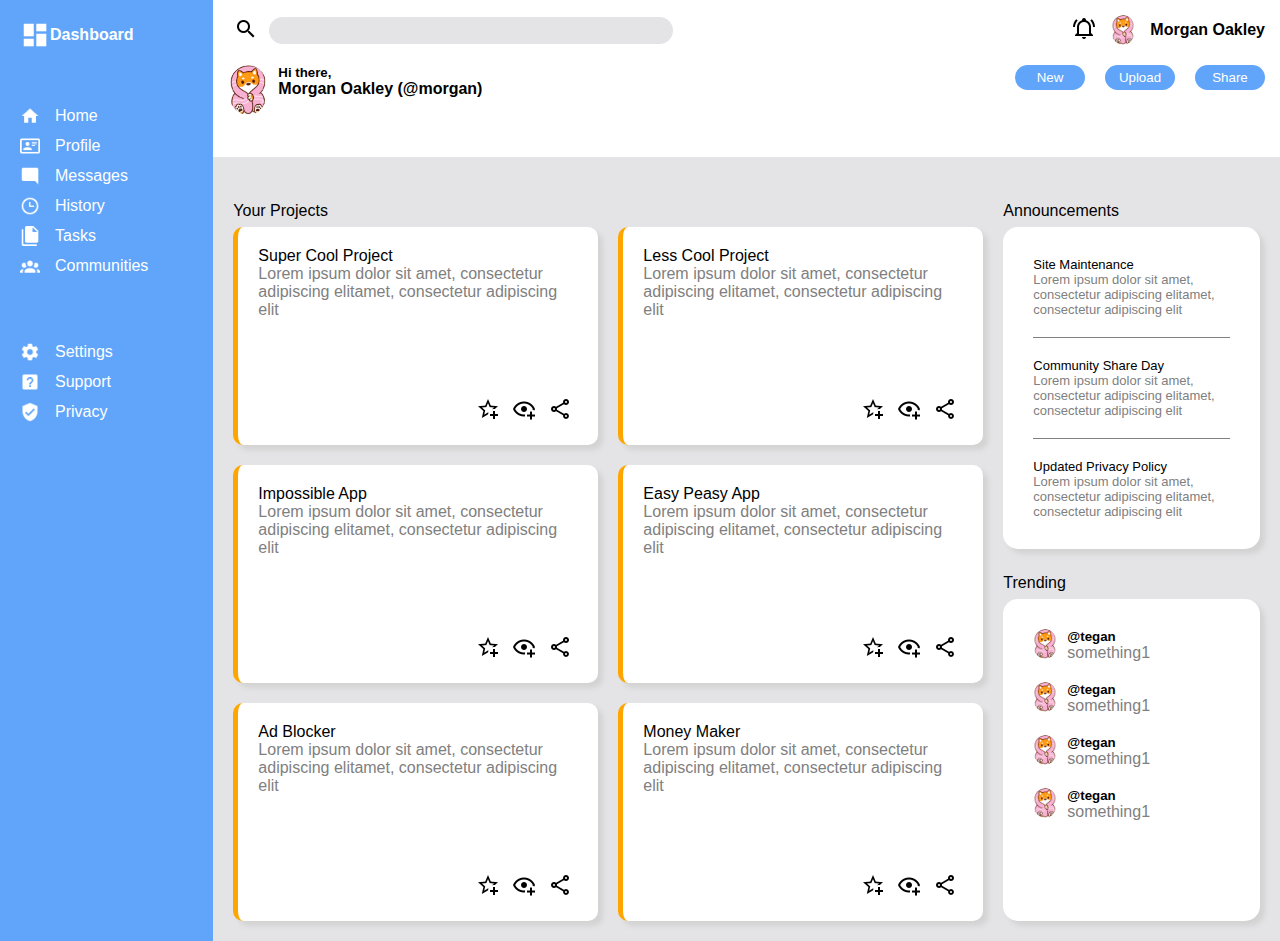
<file: index.html>
<!DOCTYPE html>
<html lang="en">
<head>
    <meta charset="UTF-8">
    <meta http-equiv="X-UA-Compatible" content="IE=edge">
    <meta name="viewport" content="width=device-width, initial-scale=1.0">
    <title>Document</title>
    <link rel="stylesheet" href="style.css"></link>
</head>
<body>
    <div class="main-container">
        <div class="side-bar">
            <div class="logo"><img src="img/view-dashboard.png">Dashboard</div>
            <div class="side-bar-content">
                <ul>
                    <li><img src="img/home.png">Home</li>
                    <li><img src="img/card-account-details-outline.png">Profile</li>
                    <li><img src="img/message-reply.png">Messages</li>
                    <li><img src="img/clock-time-three-outline.png">History</li>
                    <li><img src="img/file-multiple.png">Tasks</li>
                    <li><img src="img/account-group.png">Communities</li>
                </ul>
            </div>
            <div class="side-bar-option">
                <ul>
                    <li><img src="img/cog.png">Settings</li>
                    <li><img src="img/help-box.png">Support</li>
                    <li><img src="img/shield-check.png">Privacy</li>
                </ul>
            </div>
        </div>
        <div class="header">
            <div class="header-top">
                <button class="search"><img src="img/magnify.png"></button>
                <input class="search-bar" type="text"></input>
                <div class="bell"><img src="img/bell-ring-outline.png"></div>
                <img src="img/dog.png" class="profile-pic-small">
                <div class="name">Morgan Oakley</div>
            </div>
            <div class="header-bottom">
                <img src="img/dog.png" class="profile-pic-big">
                <div class="name-big"><h5>Hi there,</h5> Morgan Oakley (@morgan)</div>
                <div class="buttons">
                    <button class="button">New</button>
                    <button class="button">Upload</button>
                    <button class="button">Share</button>
                </div>
                
            </div>
        </div>
        <div class="content">
            <div class="title">Your Projects</div>
            <div class="your-projects">
                <div class="card">Super Cool Project
                    <p>Lorem ipsum dolor sit amet, consectetur adipiscing elitamet, consectetur adipiscing elit</p>
                    <div class="button2group">
                        <button class="button2"><img src="img/star-plus-outline.png"></button ><button class="button2"><img src="img/eye-plus-outline.png"></button><button class="button2"><img src="img/share-variant-outline.png"></button>
                    </div>
                </div>
                <div class="card">Less Cool Project
                    <p>Lorem ipsum dolor sit amet, consectetur adipiscing elitamet, consectetur adipiscing elit</p>
                    <div class="button2group">
                        <button class="button2"><img src="img/star-plus-outline.png"></button ><button class="button2"><img src="img/eye-plus-outline.png"></button><button class="button2"><img src="img/share-variant-outline.png"></button>
                    </div>

                </div>
                <div class="card">Impossible App
                    <p>Lorem ipsum dolor sit amet, consectetur adipiscing elitamet, consectetur adipiscing elit</p>
                    <div class="button2group">
                        <button class="button2"><img src="img/star-plus-outline.png"></button><button class="button2"><img src="img/eye-plus-outline.png"></button><button class="button2"><img src="img/share-variant-outline.png"></button>
                    </div>

                    </div>
                <div class="card">Easy Peasy App
                    <p>Lorem ipsum dolor sit amet, consectetur adipiscing elitamet, consectetur adipiscing elit</p>
                    <div class="button2group">
                        <button class="button2"><img src="img/star-plus-outline.png"></button><button class="button2"><img src="img/eye-plus-outline.png"></button><button class="button2"><img src="img/share-variant-outline.png"></button>
                    </div>

                </div>
                <div class="card">Ad Blocker
                    <p>Lorem ipsum dolor sit amet, consectetur adipiscing elitamet, consectetur adipiscing elit</p>
                    <div class="button2group">
                        <button class="button2"><img src="img/star-plus-outline.png"></button><button class="button2"><img src="img/eye-plus-outline.png"></button><button class="button2"><img src="img/share-variant-outline.png"></button>
                    </div>

                </div>
                <div class="card">Money Maker
                    <p>Lorem ipsum dolor sit amet, consectetur adipiscing elitamet, consectetur adipiscing elit</p>
                    <div class="button2group">
                        <button class="button2"><img src="img/star-plus-outline.png"></button><button class="button2"><img src="img/eye-plus-outline.png"></button><button class="button2"><img src="img/share-variant-outline.png"></button>
                    </div>
                </div>
                
            </div>
            <div class="title">Announcements</div>
            <div class="announcements">
                <div class="notice">Site Maintenance
                    <p>Lorem ipsum dolor sit amet, consectetur adipiscing elitamet, consectetur adipiscing elit</p>
                </div>
                <div class="notice middle">Community Share Day
                    <p>Lorem ipsum dolor sit amet, consectetur adipiscing elitamet, consectetur adipiscing elit</p>
                </div>
                <div class="notice">Updated Privacy Policy
                    <p>Lorem ipsum dolor sit amet, consectetur adipiscing elitamet, consectetur adipiscing elit</p>
                </div>
            </div>
            <div class="title">Trending</div>
            <div class="trending">
                <div class="trend">
                    <img src="img/dog.png" class="profile-pic-small">
                    <div>
                        <h5>@tegan</h5>
                        <p>something1</p>
                    </div>
                </div>
                
                <div class="trend">
                    <img src="img/dog.png" class="profile-pic-small">
                    <div>
                        <h5>@tegan</h5>
                        <p>something1</p>
                    </div>
                </div>
                <div class="trend">
                    <img src="img/dog.png" class="profile-pic-small">
                    <div>
                        <h5>@tegan</h5>
                        <p>something1</p>
                    </div>
                </div>
                <div class="trend">
                    <img src="img/dog.png" class="profile-pic-small">
                    <div>
                        <h5>@tegan</h5>
                        <p>something1</p>
                    </div>
                </div>
            </div>
        </div>
    </div>
</body>
</html>
</file>
<file: style.css>
html,body{
    margin:0;
    padding:0;
    box-sizing: border-box;
    font-family: -apple-system, BlinkMacSystemFont, 'Segoe UI', Roboto, Oxygen, Ubuntu, Cantarell, 'Open Sans', 'Helvetica Neue', sans-serif;
}

.main-container{
    min-height: 100vh;
    min-width: 100vw;
    display:grid;
    grid-template-columns: 1fr 5fr;
    grid-template-rows: 1fr 5fr;
}

.side-bar{
    grid-row:1/3;
    background-color: #60a5fa;
    color:white;
    display:flex;
    flex-direction: column;
    align-items: flex-start;
    gap:40px;
    padding:20px;
}
    .logo{
    font-weight: 800;
    display:flex;
    align-items: center;
    }

    .logo > img{
        height: 30px;
    }

    ul,li{
        list-style-type: none;
        padding:0;
        margin-bottom:10px;
        gap:15px;
    }

    li{
        display:flex;
        align-items:center;

    }

    li > img {
        height:20px;
    }

.header{
    grid-column: 2/3;
    background-color: white;
    padding:15px;
    display:flex;
    flex-direction: column;
    gap:20px;
    box-shadow:5px 5px 5px lightgrey;
}
    .header-top{
        display:flex;
        gap:5px;
        align-items:center;
    }
        .search{
            border:none;
            background-color: white;
        }
        .search-bar{
            background-color: #e4e4e7;
            border:none;
            border-radius: 25px;
            width:400px;
            height:25px;
        }
        .bell{
            margin-left:auto;
            margin-right:10px;
        }
        .profile-pic-small{
            height:30px;
            margin-right:10px;
            border-radius: 50%;
        }

        .name{
            font-weight: 600;
        }
    .header-bottom{
        display:flex;
    }
        h5{
            margin:0;
        }
        .name-big{
            
            font-weight: 600;
            margin-left:10px;
        }
        .profile-pic-big{
            height:50px;
            border-radius: 50%;

        }
        .buttons{
            display:flex;
            gap:20px;
            margin-left:auto;
        }
        .button{
            color:white;
            font-weight: 500;
            width:70px;
            height:25px;
            border-radius: 15px;
            border:none;
            background: #60a5fa;
        }
        .button2group{
            margin-top:auto;
        }
.content{
    grid-column: 2/3;
    background-color: #e4e4e7 ;
    display:grid;
    grid-template-columns: 3fr 1fr;
    grid-template-rows: 50px 1fr 50px 1fr;
    padding: 20px;
}
    .title{
        margin-top:25px;
        font-weight: 500;
    }

    .your-projects{
        grid-row:2/5;
        display:grid;
        grid-template-columns: 1fr 1fr;
        gap:20px;
        margin-right:20px;
    }
        .card{
            background-color: white;
            padding: 20px;
            border-radius:10px;
            font-weight:500;
            display:flex;
            flex-direction:column;
            border-left: 5px solid orange;
            box-shadow:  5px 5px 5px lightgrey;
        }
            p{
                font-weight:normal;
                margin:0;
                color:grey;
            }

            .button2group{
                display:flex;
                margin-left:auto;
            }
            .button2{
                
                border:none;
                background-color:white;
        }
    .announcements{
        grid-row:2/3;
        background-color: white;
        border-radius: 15px;
        padding:30px;
        display:flex;
        flex-direction: column;
        gap:20px;
        box-shadow:  5px 5px 5px lightgrey;

    }
        .notice{
            font-size: small;
            font-weight: 500;

        }
        
        .middle{
            border-top: 1px solid grey;
            padding-top: 20px;

            border-bottom: 1px solid grey;
            padding-bottom: 20px;


        }


    .trending{
        grid-column:2/3;
        grid-row:4/5;
        background-color: white;
        border-radius: 15px;
        padding:30px;
        display:flex;
        flex-direction:column;
        gap:20px;
        box-shadow:  5px 5px 5px lightgrey;

    }
    .trend{
        display:flex;
    }
</file>
